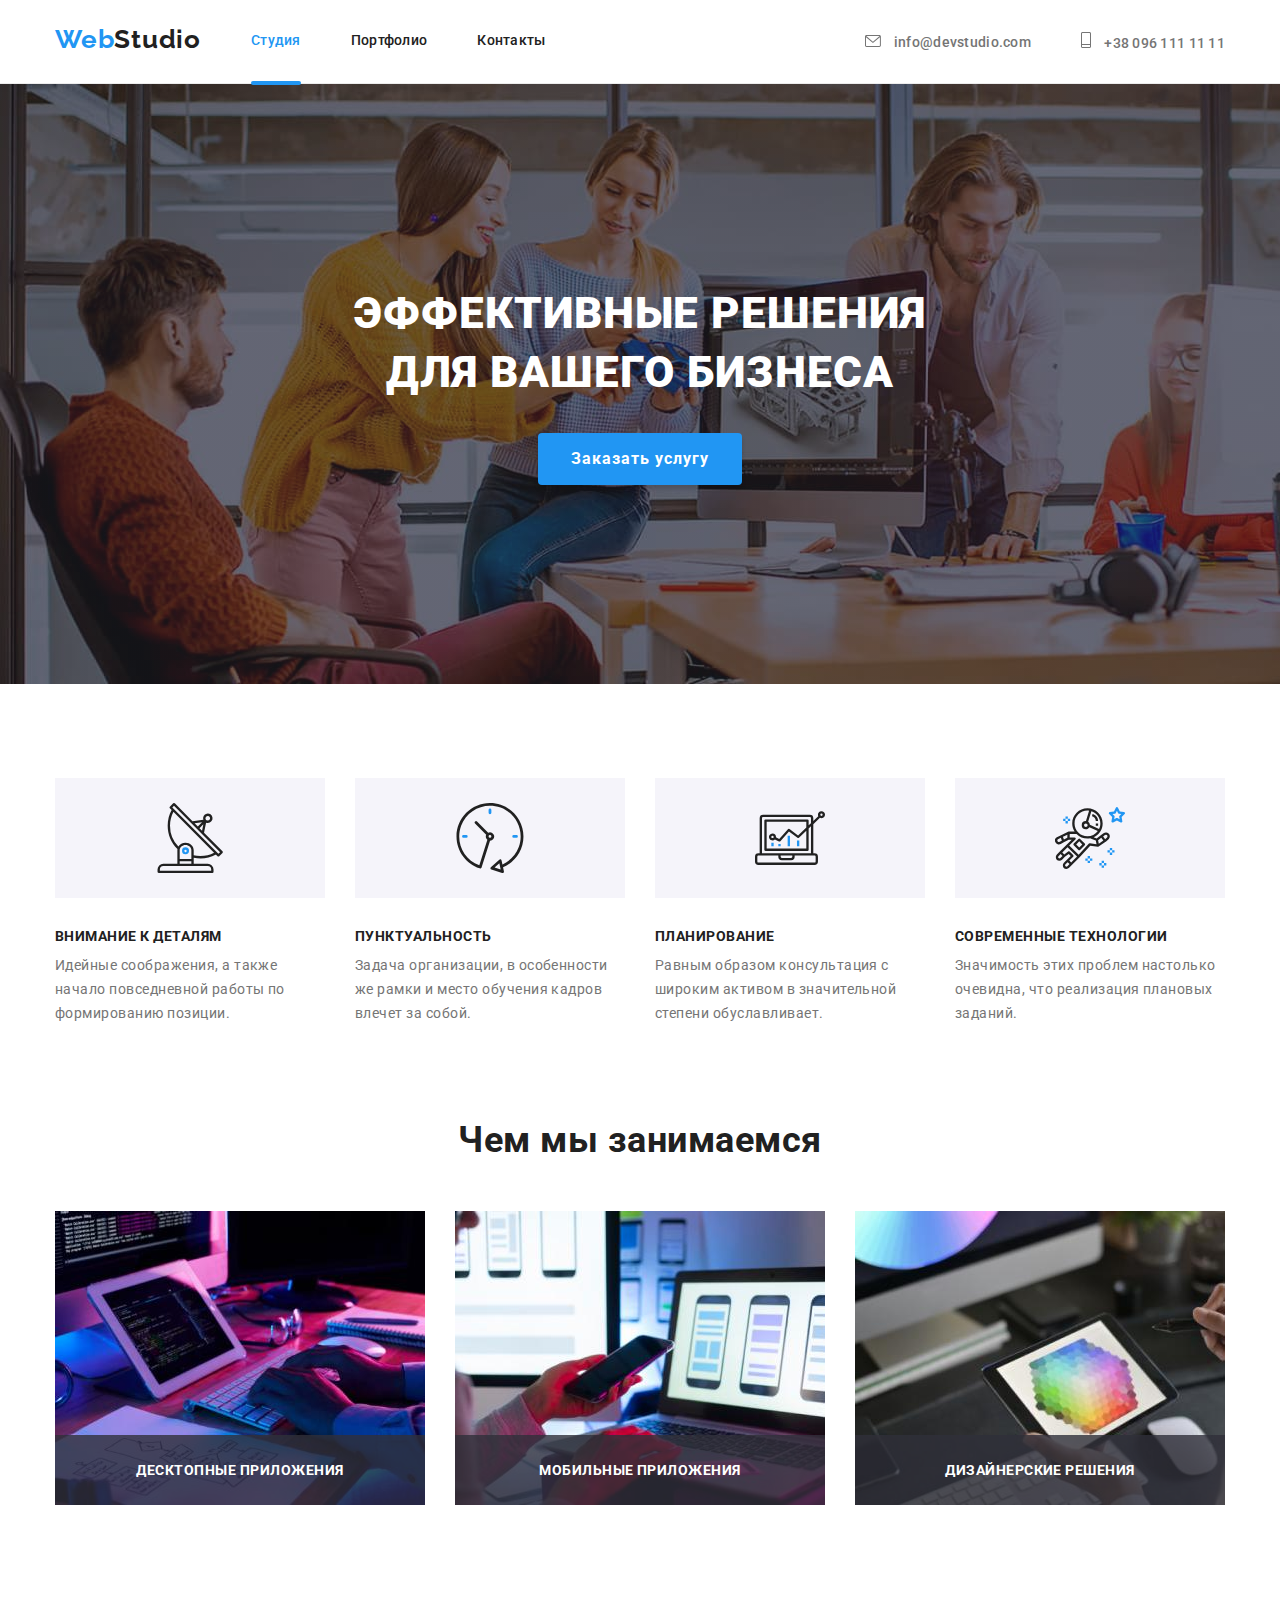
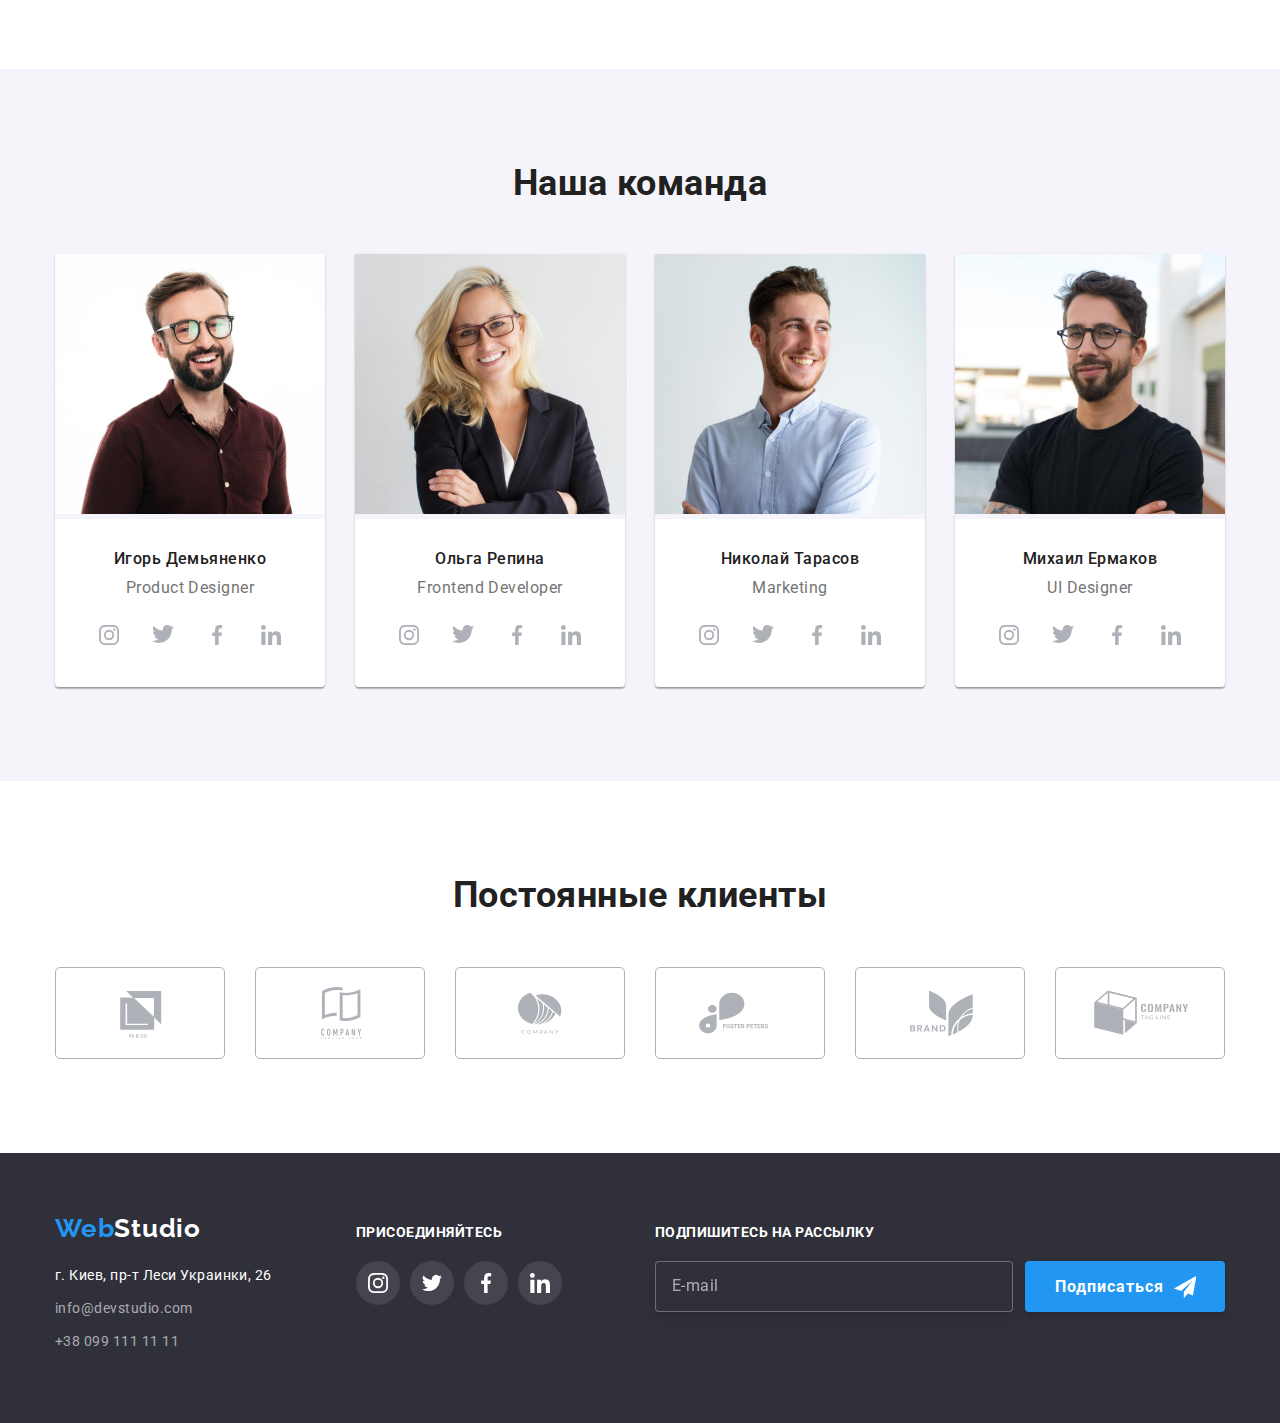
<file: index.html>
<!DOCTYPE html>
<html lang="ru">
  <head>
    <meta charset="UTF-8" />
    <meta http-equiv="X-UA-Compatible" content="IE=edge" />
    <meta name="viewport" content="width=device-width, initial-scale=1.0" />
    <title>Webstudio</title>
    <link rel="preconnect" href="https://fonts.gstatic.com" />
    <link
      href="https://fonts.googleapis.com/css2?family=Raleway:wght@700&family=Roboto:wght@400;500;700;900&display=swap"
      rel="stylesheet"
    />
    <link
      rel="stylesheet"
      href="https://cdnjs.cloudflare.com/ajax/libs/modern-normalize/1.0.0/modern-normalize.css"
    />
    <link rel="stylesheet" href="./css/styles.css" />
  </head>
  <body>
    <!-- шапка сайта -->
    <header class="header">
      <div class="container">
        <nav>
          <ul class="sait-nav list">
            <li class="item first-child">
              <a href="./index.html" class="logo link color-link"
                ><span class="logo-item">Web</span>Studio</a
              >
            </li>
            <li class="item">
              <a href="./index.html" class="link color-link current">Студия</a>
            </li>
            <li class="item">
              <a href="./portfolio/portfolio.html" class="link color-link"
                >Портфолио</a
              >
            </li>
            <li class="item">
              <a href="/" class="link color-link">Контакты</a>
            </li>
          </ul>
        </nav>
        <ul class="contact list">
          <li class="item">
            <a href="mailto:info@devstudio.com" class="link"
              ><svg class="svg-icon-mail" width="16" height="12">
                <use href="./img/symbol-defs.svg#icon-envelope"></use>
              </svg>
              info@devstudio.com</a
            >
          </li>
          <li class="item">
            <a href="tel:+380961111111" class="link"
              ><svg class="svg-icon" width="10" height="16">
                <use href="./img/symbol-defs.svg#icon-vector"></use>
              </svg>
              +38 096 111 11 11</a
            >
          </li>
        </ul>
      </div>
    </header>
    <main>
      <!-- герой -->
      <section class="hero section overlay">
        <div class="container">
          <h1 class="text">Эффективные решения для вашего бизнеса</h1>
          <button data-modal-open type="button" class="button">
            Заказать услугу
          </button>
        </div>
      </section>
      <!-- чем мы занимаемся -->
      <section class="features section">
        <div class="container">
          <ul class="list">
            <li class="item">
              <div class="svg">
                <svg class="svg-icon">
                  <use
                    href="./img/symbol-defs.svg#icon-antena"
                    width="70"
                    height="70"
                  ></use>
                </svg>
              </div>
              <h3 class="title">Внимание к деталям</h3>
              <p class="subtitle">
                Идейные соображения, а также начало повседневной работы по
                формированию позиции.
              </p>
            </li>
            <li class="item">
              <div class="svg">
                <svg class="svg-icon">
                  <use
                    href="./img/symbol-defs.svg#icon-clock"
                    width="70"
                    height="70"
                  ></use>
                </svg>
              </div>
              <h3 class="title">Пунктуальность</h3>
              <p class="subtitle">
                Задача организации, в особенности же рамки и место обучения
                кадров влечет за собой.
              </p>
            </li>
            <li class="item">
              <div class="svg">
                <svg class="svg-icon">
                  <use
                    href="./img/symbol-defs.svg#icon-diagram"
                    width="70"
                    height="70"
                  ></use>
                </svg>
              </div>
              <h3 class="title">Планирование</h3>
              <p class="subtitle">
                Равным образом консультация с широким активом в значительной
                степени обуславливает.
              </p>
            </li>
            <li class="item">
              <div class="svg">
                <svg class="svg-icon">
                  <use
                    href="./img/symbol-defs.svg#icon-astronaut"
                    width="70"
                    height="70"
                  ></use>
                </svg>
              </div>
              <h3 class="title">Современные технологии</h3>
              <p class="subtitle">
                Значимость этих проблем настолько очевидна, что реализация
                плановых заданий.
              </p>
            </li>
          </ul>
          <h2 class="headline">Чем мы занимаемся</h2>
          <ul class="list">
            <li class="gallery">
              <img
                class="img"
                src="./img/box1.jpg"
                alt="работа с html документом"
                width="370"
              />
              <div class="thumb">
                <h3 class="title">Десктопные приложения</h3>
              </div>
            </li>
            <li class="gallery">
              <img
                class="img"
                src="./img/box2.jpg"
                alt="создание макета"
                width="370"
              />
              <div class="thumb">
                <h3 class="title">Мобильные приложения</h3>
              </div>
            </li>
            <li class="gallery">
              <img
                class="img"
                src="./img/box3.jpg"
                alt="выбор палитры"
                width="370"
              />
              <div class="thumb">
                <h3 class="title">Дизайнерские решения</h3>
              </div>
            </li>
          </ul>
        </div>
      </section>
      <!-- наша команда -->
      <section class="team section">
        <div class="container">
          <h2 class="headline">Наша команда</h2>
          <ul class="list">
            <li class="item">
              <img
                src="./img/photo1.jpg"
                alt="фото сотрудника компании"
                width="270"
              />
              <div class="card">
                <h3 class="title">Игорь Демьяненко</h3>
                <p class="text">Product Designer</p>
                <ul class="list list-icon">
                  <li class="item-icon">
                    <a href="./" class="link"
                      ><svg class="svg-icon instagram" width="44" height="44">
                        <use href="./img/symbol-defs.svg#icon-instagram"></use>
                      </svg>
                    </a>
                  </li>
                  <li class="item-icon">
                    <a href="" class="link"
                      ><svg class="svg-icon twitter" width="32" height="32">
                        <use href="./img/symbol-defs.svg#icon-twitter"></use>
                      </svg>
                    </a>
                  </li>
                  <li class="item-icon">
                    <a href="" class="link"
                      ><svg class="svg-icon facebook" width="44" height="44">
                        <use href="./img/symbol-defs.svg#icon-facebook"></use>
                      </svg>
                    </a>
                  </li>
                  <li class="item-icon">
                    <a href="" class="link"
                      ><svg class="svg-icon inkedin" width="44" height="44">
                        <use href="./img/symbol-defs.svg#icon-linkedin"></use>
                      </svg>
                    </a>
                  </li>
                </ul>
              </div>
            </li>
            <li class="item">
              <img
                src="./img/photo2.jpg"
                alt="фото сотрудника компании"
                width="270"
              />
              <div class="card">
                <h3 class="title">Ольга Репина</h3>
                <p class="text">Frontend Developer</p>
                <ul class="list list-icon">
                  <li class="item-icon">
                    <a href="./" class="link"
                      ><svg class="svg-icon instagram" width="44" height="44">
                        <use href="./img/symbol-defs.svg#icon-instagram"></use>
                      </svg>
                    </a>
                  </li>
                  <li class="item-icon">
                    <a href="" class="link"
                      ><svg class="svg-icon twitter" width="32" height="32">
                        <use href="./img/symbol-defs.svg#icon-twitter"></use>
                      </svg>
                    </a>
                  </li>
                  <li class="item-icon">
                    <a href="" class="link"
                      ><svg class="svg-icon facebook" width="44" height="44">
                        <use href="./img/symbol-defs.svg#icon-facebook"></use>
                      </svg>
                    </a>
                  </li>
                  <li class="item-icon">
                    <a href="" class="link"
                      ><svg class="svg-icon inkedin" width="44" height="44">
                        <use href="./img/symbol-defs.svg#icon-linkedin"></use>
                      </svg>
                    </a>
                  </li>
                </ul>
              </div>
            </li>
            <li class="item">
              <img
                src="./img/photo3.jpg"
                alt="фото сотрудника компании"
                width="270"
              />
              <div class="card">
                <h3 class="title">Николай Тарасов</h3>
                <p class="text">Marketing</p>
                <ul class="list list-icon">
                  <li class="item-icon">
                    <a href="./" class="link"
                      ><svg class="svg-icon instagram" width="44" height="44">
                        <use href="./img/symbol-defs.svg#icon-instagram"></use>
                      </svg>
                    </a>
                  </li>
                  <li class="item-icon">
                    <a href="" class="link"
                      ><svg class="svg-icon twitter" width="32" height="32">
                        <use href="./img/symbol-defs.svg#icon-twitter"></use>
                      </svg>
                    </a>
                  </li>
                  <li class="item-icon">
                    <a href="" class="link"
                      ><svg class="svg-icon facebook" width="44" height="44">
                        <use href="./img/symbol-defs.svg#icon-facebook"></use>
                      </svg>
                    </a>
                  </li>
                  <li class="item-icon">
                    <a href="" class="link"
                      ><svg class="svg-icon inkedin" width="44" height="44">
                        <use href="./img/symbol-defs.svg#icon-linkedin"></use>
                      </svg>
                    </a>
                  </li>
                </ul>
              </div>
            </li>
            <li class="item">
              <img
                src="./img/photo4.jpg"
                alt="фото сотрудника компании"
                width="270"
              />
              <div class="card">
                <h3 class="title">Михаил Ермаков</h3>
                <p class="text">UI Designer</p>
                <ul class="list list-icon">
                  <li class="item-icon">
                    <a href="./" class="link"
                      ><svg class="svg-icon instagram" width="44" height="44">
                        <use href="./img/symbol-defs.svg#icon-instagram"></use>
                      </svg>
                    </a>
                  </li>
                  <li class="item-icon">
                    <a href="" class="link"
                      ><svg class="svg-icon twitter" width="32" height="32">
                        <use href="./img/symbol-defs.svg#icon-twitter"></use>
                      </svg>
                    </a>
                  </li>
                  <li class="item-icon">
                    <a href="" class="link"
                      ><svg class="svg-icon facebook" width="44" height="44">
                        <use href="./img/symbol-defs.svg#icon-facebook"></use>
                      </svg>
                    </a>
                  </li>
                  <li class="item-icon">
                    <a href="" class="link"
                      ><svg class="svg-icon inkedin" width="44" height="44">
                        <use href="./img/symbol-defs.svg#icon-linkedin"></use>
                      </svg>
                    </a>
                  </li>
                </ul>
              </div>
            </li>
          </ul>
        </div>
      </section>
      <section class="section clients">
        <div class="container">
          <h2 class="headline">Постоянные клиенты</h2>
          <ul class="list">
            <li class="item">
              <a href="" class="link">
                <svg class="svg-icon" width="170" height="92">
                  <use href="./img/symbol-defs.svg#icon-client1"></use>
                </svg>
              </a>
            </li>
            <li class="item">
              <a href="" class="link"
                ><svg class="svg-icon" width="170" height="92">
                  <use href="./img/symbol-defs.svg#icon-client2"></use>
                </svg>
              </a>
            </li>
            <li class="item">
              <a href="" class="link"
                ><svg class="svg-icon" width="170" height="92">
                  <use href="./img/symbol-defs.svg#icon-client3"></use>
                </svg>
              </a>
            </li>
            <li class="item">
              <a href="" class="link"
                ><svg class="svg-icon" width="170" height="92">
                  <use href="./img/symbol-defs.svg#icon-client4"></use>
                </svg>
              </a>
            </li>
            <li class="item">
              <a href="" class="link"
                ><svg class="svg-icon" width="170" height="92">
                  <use href="./img/symbol-defs.svg#icon-client5"></use>
                </svg>
              </a>
            </li>
            <li class="item">
              <a href="" class="link"
                ><svg class="svg-icon" width="170" height="92">
                  <use href="./img/symbol-defs.svg#icon-client6"></use>
                </svg>
              </a>
            </li>
          </ul>
        </div>
      </section>
    </main>
    <!-- подвал сайта -->
    <footer class="footer">
      <div class="container flexbox">
        <div class="address">
          <a href="./index.html" class="logo"
            ><span class="logo-item">Web</span>Studio</a
          >
          <address class="text">
            <p>г. Киев, пр-т Леси Украинки, 26</p>
            <ul class="list">
              <li class="item address">
                <a href="mailto:info@devstudio.com" class="link"
                  >info@devstudio.com</a
                >
              </li>
              <li class="item">
                <a href="tel:+380961111111" class="link">+38 099 111 11 11</a>
              </li>
            </ul>
          </address>
        </div>
        <div class="social-link">
          <h3 class="title">присоединяйтесь</h3>
          <ul class="list social">
            <li class="item">
              <a href="" class="link"
                ><svg class="svg-icon" width="44" height="44">
                  <use href="./img/symbol-defs.svg#icon-instagram-card"></use>
                </svg>
              </a>
            </li>
            <li class="item">
              <a href="" class="link"
                ><svg class="svg-icon" width="44" height="44">
                  <use href="./img/symbol-defs.svg#icon-twiter-card"></use>
                </svg>
              </a>
            </li>
            <li class="item">
              <a href="" class="link"
                ><svg class="svg-icon" width="44" height="44">
                  <use href="./img/symbol-defs.svg#icon-facebook-card"></use>
                </svg>
              </a>
            </li>
            <li class="item">
              <a href="" class="link"
                ><svg class="svg-icon" width="44" height="44">
                  <use href="./img/symbol-defs.svg#icon-linkedin-card"></use>
                </svg>
              </a>
            </li>
          </ul>
        </div>
        <div class="form">
          <h3 class="title">Подпишитесь на рассылку</h3>
          <form class="form-section">
            <label for="email"></label>
            <input
              type="email"
              class="email"
              name="mail"
              id="email"
              placeholder="E-mail"
              autocomplete="off"
            />
            <button type="submit" class="form-button">
              Подписаться
              <svg class="svg-icon" width="24" height="24">
                <use href="./img/symbol-defs.svg#icon-send"></use>
              </svg>
            </button>
          </form>
        </div>
      </div>
    </footer>
    <div class="backdrop is-hidden" data-modal>
      <div class="modal">
        <form class="modal-form" autocomplete="off">
          <h3 class="title">Оставьте свои данные, мы вам перезвоним</h3>
          <div class="form-field">
            <label for="name" class="label">Имя</label>
            <input
              type="text"
              name="user-name"
              class="input"
              id="name"
              required
            />
            <svg class="svg-icon-person icon" width="18" height="18">
              <use href="./img/symbol-defs.svg#icon-person"></use>
            </svg>
          </div>
          <div class="form-field">
            <label for="tel" class="label">Телефон</label>
            <input
              type="tel"
              name="user-phone"
              class="input"
              id="tel"
              required
              pattern="^[ 0-9]+$"
            />
            <svg class="svg-icon-phone icon" width="18" height="18">
              <use href="./img/symbol-defs.svg#icon-phone"></use>
            </svg>
          </div>
          <div class="form-field">
            <label for="mail" class="label">Почта</label>
            <input
              type="email"
              name="user-mail"
              class="input"
              id="mail"
              required
            />
            <svg class="svg-icon-email icon" width="18" height="18">
              <use href="./img/symbol-defs.svg#icon-email"></use>
            </svg>
          </div>
          <label for="user-massage" class="label">Комментарий</label>
          <textarea
            name="user-massage"
            id="user-massage"
            placeholder="Введите текст"
            class="textarea input"
          ></textarea>
          <div class="checkbox-field">
            <input
              name="checkbox"
              type="checkbox"
              id="checkbox"
              class="checkbox visually-hidden"
            />
            <label for="checkbox" class="label checkbox-label"
              >Соглашаюсь с рассылкой и принимаю
              <a href="#" class="checkbox-link">Условия договора</a></label
            >
          </div>
          <button type="submit" class="button button-modal">Отправить</button>
        </form>
        <button data-modal-close class="modal-close">
          <svg class="svg-icon-close" width="11" height="11">
            <use href="./img/symbol-defs.svg#icon-close"></use>
          </svg>
        </button>
      </div>
    </div>
    <script src="./js/modal.js"></script>
  </body>
</html>
</file>
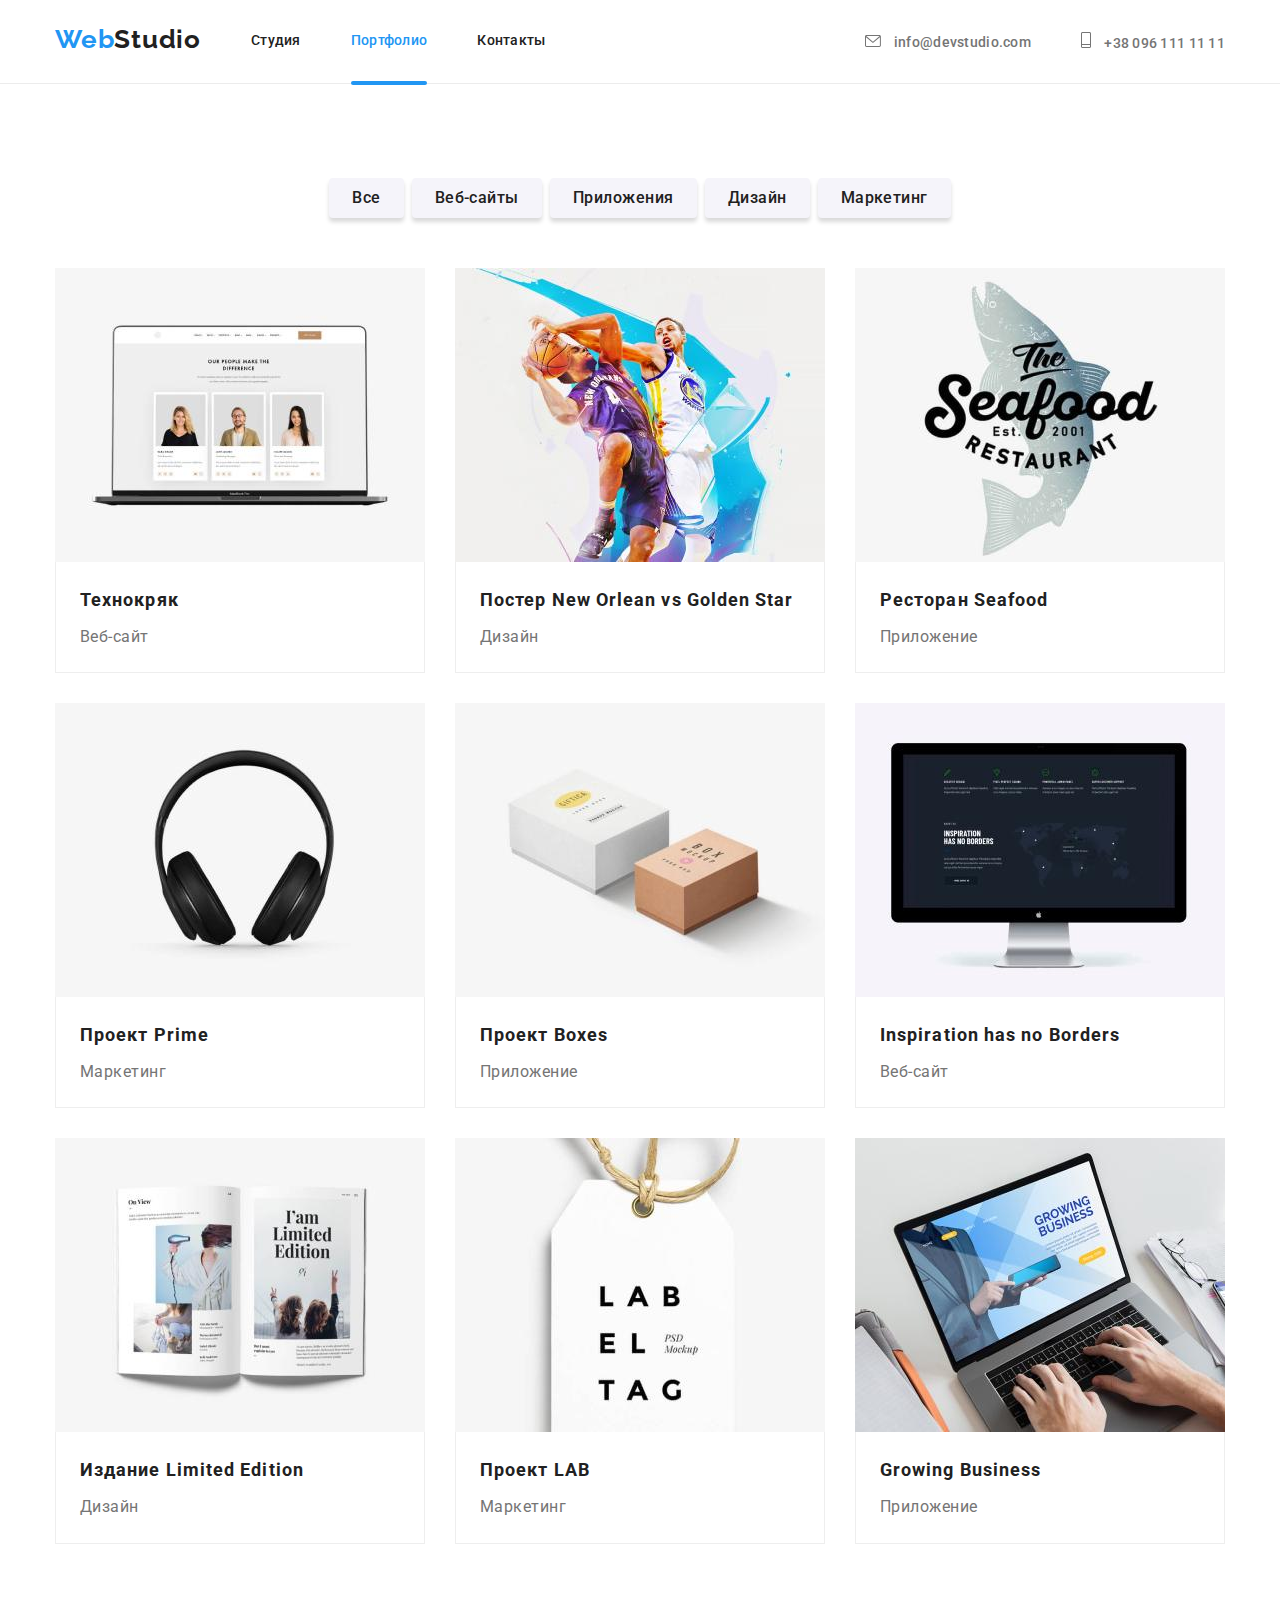
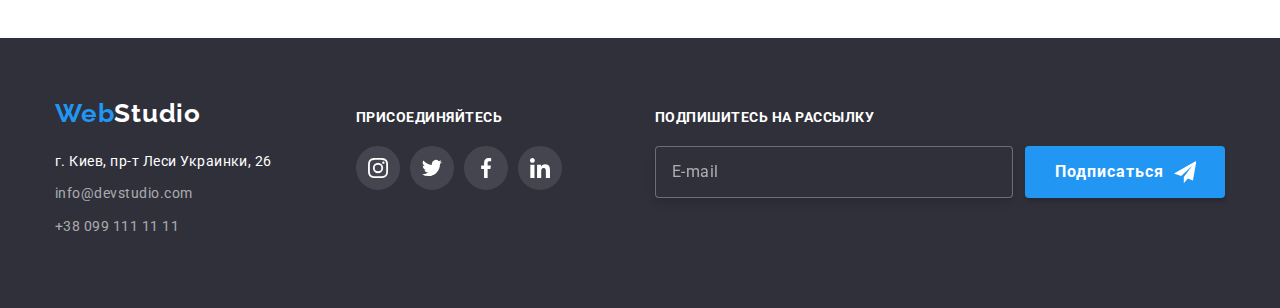
<file: portfolio/portfolio.html>
<!DOCTYPE html>
<html lang="ru">
  <head>
    <meta charset="UTF-8" />
    <meta http-equiv="X-UA-Compatible" content="IE=edge" />
    <meta name="viewport" content="width=device-width, initial-scale=1.0" />
    <title>portfolio</title>
    <link rel="preconnect" href="https://fonts.gstatic.com" />
    <link
      href="https://fonts.googleapis.com/css2?family=Raleway:wght@700&family=Roboto:wght@400;500;700;900&display=swap"
      rel="stylesheet"
    />
    <link
      rel="stylesheet"
      href="https://cdnjs.cloudflare.com/ajax/libs/modern-normalize/1.0.0/modern-normalize.css"
    />
    <link rel="stylesheet" href="../css/styles.css" />
  </head>
  <body>
    <!-- хедер -->
    <header class="header">
      <div class="container">
        <nav>
          <ul class="sait-nav list">
            <li class="item first-child">
              <a href="../index.html" class="logo link color-link"
                ><span class="logo-item">Web</span>Studio</a
              >
            </li>
            <li class="item">
              <a href="../index.html" class="link color-link">Студия</a>
            </li>
            <li class="item">
              <a
                href="../portfolio/portfolio.html"
                class="link color-link current"
                >Портфолио</a
              >
            </li>
            <li class="item">
              <a href="/" class="link color-link">Контакты</a>
            </li>
          </ul>
        </nav>
        <ul class="contact list">
          <li class="item">
            <a href="mailto:info@devstudio.com" class="link"
              ><svg class="svg-icon-mail" width="16" height="12">
                <use href="../img/symbol-defs.svg#icon-envelope"></use>
              </svg>
              info@devstudio.com</a
            >
          </li>
          <li class="item">
            <a href="tel:+380961111111" class="link"
              ><svg class="svg-icon" width="10" height="16">
                <use href="../img/symbol-defs.svg#icon-vector"></use>
              </svg>
              +38 096 111 11 11</a
            >
          </li>
        </ul>
      </div>
    </header>
    <!-- портфолио -->
    <main class="main">
      <h1 class="visually-hidden">портфолио</h1>
      <section class="filter-section section">
        <h2 class="visually-hidden">фильтр портфолио</h2>
        <div class="container">
          <ul class="list">
            <li class="item">
              <button type="button" class="button">Все</button>
            </li>
            <li class="item">
              <button type="button" class="button">Веб-сайты</button>
            </li>
            <li class="item">
              <button type="button" class="button">Приложения</button>
            </li>
            <li class="item">
              <button type="button" class="button">Дизайн</button>
            </li>
            <li class="item">
              <button type="button" class="button">Маркетинг</button>
            </li>
          </ul>
        </div>
      </section>
      <section class="project section">
        <h2 class="visually-hidden">наше портфолио</h2>
        <div class="container">
          <ul class="list">
            <li class="item projects-item">
              <a href="" class="link-gallery"
                ><div class="project-thumb">
                  <img
                    class="img"
                    src="../img/portfolio/img-1.jpg"
                    alt="страница сайта"
                    width="370"
                  />
                  <div class="overlay-card">
                    <p>
                      Технокряк это современная площадка распространения
                      коронавируса. Компании используют эту платформу для
                      цифрового шпионажа и атак на защищённые сервера
                      конкурентов.
                    </p>
                  </div>
                </div>
                <div class="card">
                  <h3 class="title">Технокряк</h3>
                  <p class="text">Веб-сайт</p>
                </div>
              </a>
            </li>
            <li class="item projects-item">
              <a href="" class="link-gallery">
                <div class="project-thumb">
                  <img
                    class="img"
                    src="../img/portfolio/img-2.jpg"
                    alt="баскетболисты нба"
                    width="370"
                  />
                  <div class="overlay-card">
                    <p>
                      Технокряк это современная площадка распространения
                      коронавируса. Компании используют эту платформу для
                      цифрового шпионажа и атак на защищённые сервера
                      конкурентов.
                    </p>
                  </div>
                </div>
                <div class="card">
                  <h3 class="title">Постер New Orlean vs Golden Star</h3>
                  <p class="text">Дизайн</p>
                </div>
              </a>
            </li>
            <li class="item projects-item">
              <a href="" class="link-gallery">
                <div class="project-thumb">
                  <img
                    class="img"
                    src="../img/portfolio/img-3.jpg"
                    alt="логотип ресторана"
                    width="370"
                  />
                  <div class="overlay-card">
                    <p>
                      Технокряк это современная площадка распространения
                      коронавируса. Компании используют эту платформу для
                      цифрового шпионажа и атак на защищённые сервера
                      конкурентов.
                    </p>
                  </div>
                </div>
                <div class="card">
                  <h3 class="title">Ресторан Seafood</h3>
                  <p class="text">Приложение</p>
                </div>
              </a>
            </li>
            <li class="item projects-item">
              <a href="" class="link-gallery"
                ><div class="project-thumb">
                  <img
                    class="img"
                    src="../img/portfolio/img-4.jpg"
                    alt="наушники"
                    width="370"
                  />
                  <div class="overlay-card">
                    <p>
                      Технокряк это современная площадка распространения
                      коронавируса. Компании используют эту платформу для
                      цифрового шпионажа и атак на защищённые сервера
                      конкурентов.
                    </p>
                  </div>
                </div>
                <div class="card">
                  <h3 class="title">Проект Prime</h3>
                  <p class="text">Маркетинг</p>
                </div>
              </a>
            </li>
            <li class="item projects-item">
              <a href="" class="link-gallery">
                <div class="project-thumb">
                  <img
                    class="img"
                    src="../img/portfolio/img-5.jpg"
                    alt="две коробки"
                    width="370"
                  />
                  <div class="overlay-card">
                    <p>
                      Технокряк это современная площадка распространения
                      коронавируса. Компании используют эту платформу для
                      цифрового шпионажа и атак на защищённые сервера
                      конкурентов.
                    </p>
                  </div>
                </div>
                <div class="card">
                  <h3 class="title">Проект Boxes</h3>
                  <p class="text">Приложение</p>
                </div>
              </a>
            </li>
            <li class="item projects-item">
              <a href="" class="link-gallery">
                <div class="project-thumb">
                  <img
                    class="img"
                    src="../img/portfolio/img-6.jpg"
                    alt="веб сайт"
                    width="370"
                  />
                  <div class="overlay-card">
                    <p>
                      Технокряк это современная площадка распространения
                      коронавируса. Компании используют эту платформу для
                      цифрового шпионажа и атак на защищённые сервера
                      конкурентов.
                    </p>
                  </div>
                </div>
                <div class="card">
                  <h3 class="title">Inspiration has no Borders</h3>
                  <p class="text">Веб-сайт</p>
                </div>
              </a>
            </li>
            <li class="item projects-item">
              <a href="" class="link-gallery">
                <div class="project-thumb">
                  <img
                    class="img"
                    src="../img/portfolio/img-7.jpg"
                    alt="открытая книга"
                    width="370"
                  />
                  <div class="overlay-card">
                    <p>
                      Технокряк это современная площадка распространения
                      коронавируса. Компании используют эту платформу для
                      цифрового шпионажа и атак на защищённые сервера
                      конкурентов.
                    </p>
                  </div>
                </div>
                <div class="card">
                  <h3 class="title">Издание Limited Edition</h3>
                  <p class="text">Дизайн</p>
                </div>
              </a>
            </li>
            <li class="item projects-item">
              <a href="" class="link-gallery">
                <div class="project-thumb">
                  <img
                    class="img"
                    src="../img/portfolio/img-8.jpg"
                    alt="бирка с текстом"
                    width="370"
                  />
                  <div class="overlay-card">
                    <p>
                      Технокряк это современная площадка распространения
                      коронавируса. Компании используют эту платформу для
                      цифрового шпионажа и атак на защищённые сервера
                      конкурентов.
                    </p>
                  </div>
                </div>
                <div class="card">
                  <h3 class="title">Проект LAB</h3>
                  <p class="text">Маркетинг</p>
                </div>
              </a>
            </li>
            <li class="item projects-item">
              <a href="" class="link-gallery">
                <div class="project-thumb">
                  <img
                    class="img"
                    src="../img/portfolio/img-9.jpg"
                    alt="работа за лептопом"
                    width="370"
                  />
                  <div class="overlay-card">
                    <p>
                      Технокряк это современная площадка распространения
                      коронавируса. Компании используют эту платформу для
                      цифрового шпионажа и атак на защищённые сервера
                      конкурентов.
                    </p>
                  </div>
                </div>
                <div class="card">
                  <h3 class="title">Growing Business</h3>
                  <p class="text">Приложение</p>
                </div>
              </a>
            </li>
          </ul>
        </div>
      </section>
    </main>
    <!-- футер -->
    <footer class="footer">
      <div class="container flexbox">
        <div class="address">
          <a href="../index.html" class="logo"
            ><span class="logo-item">Web</span>Studio</a
          >
          <address class="text">
            <p>г. Киев, пр-т Леси Украинки, 26</p>
            <ul class="list">
              <li class="item address">
                <a href="mailto:info@devstudio.com" class="link"
                  >info@devstudio.com</a
                >
              </li>
              <li class="item">
                <a href="tel:+380961111111" class="link">+38 099 111 11 11</a>
              </li>
            </ul>
          </address>
        </div>
        <div class="social-link">
          <h3 class="title">присоединяйтесь</h3>
          <ul class="list social">
            <li class="item">
              <a href="" class="link"
                ><svg class="svg-icon" width="44" height="44">
                  <use href="../img/symbol-defs.svg#icon-instagram-card"></use>
                </svg>
              </a>
            </li>
            <li class="item">
              <a href="" class="link"
                ><svg class="svg-icon" width="44" height="44">
                  <use href="../img/symbol-defs.svg#icon-twiter-card"></use>
                </svg>
              </a>
            </li>
            <li class="item">
              <a href="" class="link"
                ><svg class="svg-icon" width="44" height="44">
                  <use href="../img/symbol-defs.svg#icon-facebook-card"></use>
                </svg>
              </a>
            </li>
            <li class="item">
              <a href="" class="link"
                ><svg class="svg-icon" width="44" height="44">
                  <use href="../img/symbol-defs.svg#icon-linkedin-card"></use>
                </svg>
              </a>
            </li>
          </ul>
        </div>
        <div class="form">
          <h3 class="title">Подпишитесь на рассылку</h3>
          <form class="form-section">
            <label for="email"></label>
            <input
              type="email"
              class="email"
              name="mail"
              id="email"
              placeholder="E-mail"
              autocomplete="off"
            />
            <button type="submit" class="form-button">
              Подписаться
              <svg class="svg-icon" width="24" height="24">
                <use href="../img/symbol-defs.svg#icon-send"></use>
              </svg>
            </button>
          </form>
        </div>
      </div>
    </footer>
  </body>
</html>
</file>
<file: css/styles.css>
:root {
  --logo-text-color: #000000;
  --title-text-color: #212121;
  --primary-text-color: #757575;
  --primary-white-color: #fff;
  --hover-focus-color: #2196f3;
  --hero-footer-color: #2f303a;
  --features-bcg-color: #e5e5e5;
  --team-bcg-color: #f5f4fa;
  --svg-color: #afb1b8;
  --footer-contact-color: rgba(255, 255, 255, 60%);
}
/* стили index.html */
body {
  color: var(--title-text-color);
  background-color: var(--primary-white-color);
  font-family: roboto, sans-serif;
  letter-spacing: 0.03em;
}
.visually-hidden {
  position: absolute !important;
  clip: rect(1px 1px 1px 1px);
  clip: rect(1px, 1px, 1px, 1px);
  padding: 0 !important;
  border: 0 !important;
  height: 1px !important;
  width: 1px !important;
  overflow: hidden;
}

h1,
h2,
h3,
p,
ul {
  margin: 0;
  padding: 0;
}
.list {
  list-style: none;
}

.link {
  text-decoration: none;
}

.section {
  padding-top: 94px;
  padding-bottom: 94px;
}

.container {
  width: 1200px;
  padding-right: 15px;
  padding-left: 15px;
  margin: 0 auto;
}

.header {
  background-color: var(--primary-white-color);
  font-weight: 500;
  font-size: 14px;
  line-height: 1.15;
  letter-spacing: 0.02em;
  border-bottom: 1px solid #ececec;
}

.header .container {
  display: flex;
}

.logo {
  color: var(--logo-text-color);
  font-family: Raleway, sans-serif;
  font-weight: 700;
  font-size: 26px;
  line-height: 1.2;
  letter-spacing: 0.03em;
  text-decoration: none;
}

.logo-item {
  color: var(--hover-focus-color);
}

/* sait-nav */
.sait-nav {
  display: flex;
  align-items: center;
}

.sait-nav .item:not(:last-child) {
  margin-right: 50px;
}
.sait-nav .item:last-child {
  margin-right: 0;
}

.first-child {
  margin-right: 93px;
  padding-top: 24px;
  padding-bottom: 25px;
}

.color-link {
  color: var(--title-text-color);
  position: relative;
}

.current::after {
  content: "";
  opacity: 1;
  position: absolute;
  display: block;
  bottom: -36.7px;
  width: 100%;
  height: 4px;
  border-radius: 2px;
  background-color: var(--hover-focus-color);
}

.link.current {
  color: var(--hover-focus-color);
}

.header .link {
  transition-property: color;
  transition-duration: 250ms;
  transition-timing-function: cubic-bezier(0.4, 0, 0.2, 1);
}

.link:hover,
.link:focus {
  color: var(--hover-focus-color);
}

.logo:hover,
.logo:focus {
  color: inherit;
}

/* contact  */
.contact {
  display: flex;
  align-items: center;
  margin-left: auto;
}
.contact .item {
  padding-top: 32px;
  padding-bottom: 32px;
}

.contact .item + .item {
  margin-left: 50px;
}

.contact .link {
  color: var(--primary-text-color);
  text-decoration: none;
}
.contact .link:hover,
.contact .link:focus {
  color: var(--hover-focus-color);
}

.svg-icon-mail {
  margin-right: 10px;
  fill: currentColor;
}

.contact .svg-icon {
  margin-right: 10px;
  fill: currentColor;
}

/* hero section */
.hero {
  background-color: var(--hero-footer-color);
  color: var(--primary-white-color);
  letter-spacing: 0.06em;
  text-align: center;
  padding-bottom: 200px;
}
.hero .text {
  font-weight: 900;
  font-size: 44px;
  line-height: 1.35;
  text-transform: uppercase;
  margin-top: 0;
  margin-bottom: 30px;
  padding-top: 106px;
  padding-left: 250px;
  padding-right: 250px;
}
/* .hero  */
.button {
  background-color: var(--hover-focus-color);
  color: var(--primary-white-color);
  font-family: inherit;
  font-weight: 700;
  cursor: pointer;
  font-size: 16px;
  line-height: 1.87;
  letter-spacing: 0.06em;
  border-radius: 4px;
  padding: 10px 32px;
  min-width: 200px;
  box-shadow: 0px 4px 4px rgba(0, 0, 0, 0.15);
  border: 1px solid transparent;
}

.overlay {
  display: block;
  max-width: 1600px;
  max-height: 600px;
  margin-left: auto;
  margin-right: auto;
  background-image: linear-gradient(
      to right,
      rgba(47, 48, 58, 0.4),
      rgba(47, 48, 58, 0.4)
    ),
    url(../img/hero.jpg);
  background-size: cover;
  background-repeat: no-repeat;
}

.backdrop {
  position: fixed;
  top: 0;
  left: 0;
  width: 100%;
  height: 100%;
  background-color: rgba(0, 0, 0, 0.2);
  opacity: 1;
  transition: opacity 250ms cubic-bezier(0.4, 0, 0.2, 1);
}

.backdrop.is-hidden {
  opacity: 0;
  pointer-events: none;
  visibility: inherit;
}

.backdrop.is-hidden .modal {
  transform: translate(-50%, -50%) scale(0.7);
}

.modal {
  position: absolute;
  top: 50%;
  left: 50%;
  transform: translate(-50%, -50%) scale(1);
  transition: transform 250ms cubic-bezier(0.4, 0, 0.2, 1);

  min-width: 528px;
  min-height: 581px;
  padding: 40px;
  background-color: var(--primary-white-color);

  box-shadow: 0px 1px 3px rgba(0, 0, 0, 0.12), 0px 1px 1px rgba(0, 0, 0, 0.14),
    0px 2px 1px rgba(0, 0, 0, 0.2);
  border-radius: 4px;
}

.form-field {
  display: flex;
  flex-direction: column;
}

.form-field:focus-within .icon {
  fill: var(--hover-focus-color);
  color: var(--hover-focus-color);
  transition-duration: 250ms;
  transition-timing-function: cubic-bezier(0.4, 0, 0.2, 1);
}

.modal-form {
  display: flex;
  flex-direction: column;
}

.modal-form:focus {
  outline-color: var(--hover-focus-color);
  transition-duration: 250ms;
  transition-timing-function: cubic-bezier(0.4, 0, 0.2, 1);
}

.label {
  margin-top: 10px;
  margin-bottom: 4px;
  font-size: 12px;
  line-height: 1.16;
  color: var(--primary-text-color);

  letter-spacing: 0.01em;
}

.input {
  width: 448px;
  height: 40px;
  border: 1px solid rgba(33, 33, 33, 0.2);
  box-sizing: border-box;
  border-radius: 4px;
  padding-left: 42px;
}

.input:focus {
  outline-color: var(--hover-focus-color);
  transition-duration: 250ms;
  transition-timing-function: cubic-bezier(0.4, 0, 0.2, 1);
}

.textarea {
  resize: none;
  height: 120px;
  padding: 12px 16px;
}

.textarea input::placeholder {
  font-size: 14px;
  line-height: 1, 14;
  letter-spacing: 0.01em;
  color: rgba(117, 117, 117, 0.5);
}

.checkbox-label {
  display: inline-block;
  font-size: 14px;
  font-weight: 400;
  line-height: 1.71;
  letter-spacing: 0.03em;
  color: var(--primary-text-color);
  text-align: center;
  padding-left: 37px;
  margin-top: 20px;
}

.checkbox-field {
  display: inline-flex;
  vertical-align: middle;
}

.checkbox-link {
  color: var(--hover-focus-color);
  text-decoration-line: underline;
}

.checkbox-label::before {
  content: "";
  position: absolute;
  bottom: 126px;
  left: 52px;
  display: inline-block;
  width: 16px;
  height: 16px;
  border: 2px solid var(--title-text-color);
  border-radius: 3px;
}

.checkbox:checked + .checkbox-label::before {
  background-color: var(--hover-focus-color);
  background-origin: border-box;
  border: var(--hover-focus-color);
  background-image: url(../img/icon-check.svg);
  transition-duration: 250ms;
  transition-timing-function: cubic-bezier(0.4, 0, 0.2, 1);
}

.button-modal {
  position: absolute;
  left: 160px;
  bottom: 40px;
  background-color: #188ce8;
  width: 200px;
  margin-top: 30px;
}

.modal-close {
  position: absolute;
  top: 9px;
  right: 9px;
  width: 30px;
  height: 30px;
  border-radius: 50%;
  border: 1px solid rgba(0, 0, 0, 0.1);
  background-color: var(--primary-white-color);
  cursor: pointer;
}

.modal-close:hover,
.modal-close:focus {
  fill: var(--hover-focus-color);
  transition-duration: 250ms;
  transition-timing-function: cubic-bezier(0.4, 0, 0.2, 1);
}

.modal .title {
  font-size: 20px;
  line-height: 1.15;
  text-align: center;
  letter-spacing: 0.03em;
  margin-bottom: 2px;
}

.svg-icon-person {
  position: absolute;
  left: 55.5px;
  top: 103px;
}

.svg-icon-phone {
  position: absolute;
  left: 55.5px;
  top: 171px;
}

.svg-icon-email {
  position: absolute;
  left: 55.5px;
  top: 239px;
}

/* features-section */

.features .list {
  display: flex;
}

.features .item:not(:last-child) {
  margin-right: 30px;
}

.features .item {
  width: 270px;
}

.svg {
  background-color: rgba(245, 244, 250, 1);
  height: 120px;
}

.features .svg-icon {
  padding-top: 25px;
  padding-left: 100px;
  padding-right: 100px;
}

.features .title {
  font-weight: 700;
  font-size: 14px;
  line-height: 1.15;
  margin-top: 30px;
  text-transform: uppercase;
}

.features .subtitle {
  color: var(--primary-text-color);
  font-size: 14px;
  line-height: 1.7;
  margin-top: 10px;
}

.features .list {
  display: flex;
}
.features .img {
  display: block;
}
.features .gallery {
  margin-right: 30px;
}
.thumb {
  position: relative;
  bottom: 70px;
  width: 100%;
  background-color: rgba(47, 48, 58, 0.8);
  color: var(--primary-white-color);
  text-align: center;
}
.thumb .title {
  margin: 0;
  padding-top: 27px;
  padding-right: auto;
  padding-bottom: 27px;
  padding-left: auto;
}

.features .gallery:last-child {
  margin-right: 0;
}

.features .headline {
  padding-top: 94px;
}

.headline {
  font-size: 36px;
  line-height: 1.15;
  text-align: center;
  margin-bottom: 50px;
}

/* team section */
.team {
  background-color: var(--team-bcg-color);
}
.team .list {
  display: flex;
}

.team .title {
  font-weight: 500;
  font-size: 16px;
  line-height: 1.2;
  text-align: center;
  padding-top: 30px;
  margin-bottom: 10px;
}

.team .item {
  margin-right: 30px;
  box-shadow: 0px 1px 3px rgba(0, 0, 0, 0.12), 0px 1px 1px rgba(0, 0, 0, 0.14),
    0px 2px 1px rgba(0, 0, 0, 0.2);
  border-radius: 0px 0px 4px 4px;
}
.team .item:last-child {
  margin-right: 0;
}

.team .card {
  background-color: var(--primary-white-color);
  border-radius: 0px 0px 4px 4px;
}

.team .text {
  color: var(--primary-text-color);
  line-height: 1.2;
  text-align: center;
  margin-bottom: 16px;
}

.team .link {
  color: #afb1b8;
  display: block;
  width: 44px;
  height: 44px;
  border-radius: 50%;
  text-align: center;
  transition-property: background-color, color;
  transition-duration: 250ms;
  transition-timing-function: cubic-bezier(0.4, 0, 0.2, 1);
}

.team .link:hover,
.team .link:focus {
  color: var(--primary-white-color);
  background-color: var(--hover-focus-color);
}

.list-icon {
  padding-right: 32px;
  padding-bottom: 30px;
  padding-left: 32px;
}

.team .item-icon:not(:last-child) {
  margin-right: 10px;
}

.team .svg-icon {
  /* width: 44px; */
  fill: currentColor;
}

.item-icon .twitter {
  padding-top: 10px;
}

/* client section */
.clients .list {
  display: flex;
}
.clients .item:not(:last-child) {
  margin-right: 30px;
}

.clients .link {
  color: var(--svg-color);
  display: block;
  width: 170px;
  height: 92px;
  border-radius: 5px;
  border: 1px solid rgba(175, 177, 184, 1);
  transition-property: color, border-color;
  transition-duration: 250ms;
  transition-timing-function: cubic-bezier(0.4, 0, 0.2, 1);
}

.clients .link:hover,
.clients .link:focus {
  color: var(--hover-focus-color);
  border: 1px solid var(--hover-focus-color);
}

.clients .svg-icon {
  /* width: 170px;
  height: 92px; */
  fill: currentColor;
}
/* footer section */
.footer {
  background-color: var(--hero-footer-color);
  font-size: 14px;
  text-decoration: none;
  line-height: 1.7;
  padding-top: 60px;
  padding-bottom: 60px;
}
.footer .logo {
  color: var(--primary-white-color);
}
.footer .text {
  color: var(--primary-white-color);
  font-style: inherit;
}
.footer p {
  display: inline-block;
  margin-top: 20px;
  margin-bottom: 9px;
}

.footer .link {
  color: var(--footer-contact-color);
  display: inline-block;
  transition-property: background-color, color;
  transition-duration: 250ms;
  transition-timing-function: cubic-bezier(0.4, 0, 0.2, 1);
}

.footer .address:first-child {
  margin-bottom: 9px;
}

.footer .link:hover,
.footer .link:focus {
  color: var(--hover-focus-color);
}

.flexbox {
  display: flex;
  align-items: baseline;
}

.address {
  width: 231px;
  margin-right: 70px;
}

.footer .title {
  color: var(--primary-white-color);
  font-weight: 700;
  font-size: 14px;
  line-height: 1.14;
  text-transform: uppercase;
}

.social {
  display: flex;
}

.footer .title {
  margin-bottom: 20px;
}

.social-link {
  margin-right: 93px;
}

.social .item:not(:last-child) {
  margin-right: 10px;
}

.social .svg-icon {
  fill: currentColor;
}

.social .link {
  display: block;
  width: 44px;
  height: 44px;
  color: rgba(255, 255, 255, 0.1);
  border-radius: 50%;
}

.form-section {
  display: flex;
}

.form-section input::placeholder {
  color: rgba(255, 255, 255, 0.6);
  font-weight: 400;
  font-size: 16px;
  line-height: 1.25;
  letter-spacing: 0.03em;
}

.email {
  width: 358px;
  margin-right: 12px;
  border: 1px solid rgba(255, 255, 255, 0.3);
  box-sizing: border-box;
  filter: drop-shadow(0px 4px 4px rgba(0, 0, 0, 0.15));
  border-radius: 4px;
  color: var(--primary-white-color);
  background-color: var(--hero-footer-color);
  padding-top: 15px;
  padding-bottom: 15px;
  padding-left: 16px;
}

.form-button {
  width: 200px;
  padding-top: 10px;
  padding-right: 28px;
  padding-bottom: 10px;
  padding-left: 29px;
  background-color: var(--hover-focus-color);
  color: var(--primary-white-color);
  font-weight: 700;
  font-size: 16px;
  line-height: 1.87;
  letter-spacing: 0.06em;
  display: flex;
  align-items: center;
  text-align: center;
  cursor: pointer;
  box-shadow: 0px 4px 4px rgba(0, 0, 0, 0.15);
  border-radius: 4px;
  border: 1px solid transparent;
}

.form .svg-icon {
  margin-left: 10px;
}

/* стили portfolio.html */

.filter-section .button {
  background-color: var(--team-bcg-color);
  color: var(--title-text-color);
  cursor: pointer;
  font-family: inherit;
  font-size: 16px;
  font-weight: 500;
  line-height: 1.6;
  letter-spacing: 0.03em;
  border-radius: 4px;
  min-width: 73px;
  padding: 6px 22px;
  border: 1px solid transparent;
  transition-property: background-color, color, box-shadow;
  transition-duration: 250ms;
  transition-timing-function: cubic-bezier(0.4, 0, 0.2, 1);
}
.filter-section {
  padding-bottom: 0;
}
.filter-section .item {
  margin-right: 8px;
}

.filter-section .item:last-child {
  margin-right: 0;
}

.filter-section .list {
  display: flex;
  justify-content: center;
  margin-bottom: 50px;
}

.filter-section .button:hover,
.filter-section .button:focus {
  background-color: var(--hover-focus-color);
  color: var(--primary-white-color);
  border: 1px solid transparent;
  box-shadow: 0px 3px 1px rgba(0, 0, 0, 0.1), 0px 1px 2px rgba(0, 0, 0, 0.08),
    0px 2px 2px rgba(0, 0, 0, 0.12);
}

/* project gallery */
.project {
  padding-top: 0;
}

.link-gallery {
  display: block;
  text-decoration: none;
  color: inherit;
  transition-property: box-shadow;
  transition-duration: 250ms;
  transition-timing-function: cubic-bezier(0.4, 0, 0.2, 1);
}

.project-thumb {
  position: relative;
  overflow: hidden;
}

.overlay-card {
  position: absolute;
  top: 100%;
  left: 0;
  width: 100%;
  padding: 63px 24px;
  color: var(--primary-white-color);
  background-color: rgba(33, 150, 243, 0.9);
  font-weight: normal;
  font-size: 18px;
  line-height: 1.56;
  letter-spacing: 0.03em;
  transition: transform 250ms cubic-bezier(0.4, 0, 0.2, 1);
}

.link-gallery:hover .overlay-card,
.link-gallery:focus .overlay-card {
  transform: translateY(-100%);
}

.link-gallery:hover,
.link-gallery:focus {
  box-shadow: 0px 1px 1px rgba(0, 0, 0, 0.12), 0px 4px 4px rgba(0, 0, 0, 0.06),
    1px 4px 6px rgba(0, 0, 0, 0.16);
}

.project .list {
  display: flex;
  flex-wrap: wrap;
  margin-right: -30px;
  margin-bottom: -30px;
}

.project .item {
  flex-basis: calc(100% / 3 - 30px);
  margin-right: 30px;
  margin-bottom: 30px;
}

.project .img {
  display: block;
}

.project .title {
  font-size: 18px;
  line-height: 2;
  letter-spacing: 0.06em;
  margin-bottom: 4px;
}

.project .text {
  color: var(--primary-text-color);
  font-size: 16px;
  line-height: 1.9;
}

.project .card {
  border: 1px solid #eeeeee;
  border-top: transparent;
  width: 370px;
  padding-top: 20px;
  padding-right: 24px;
  padding-bottom: 20px;
  padding-left: 24px;
}
</file>
